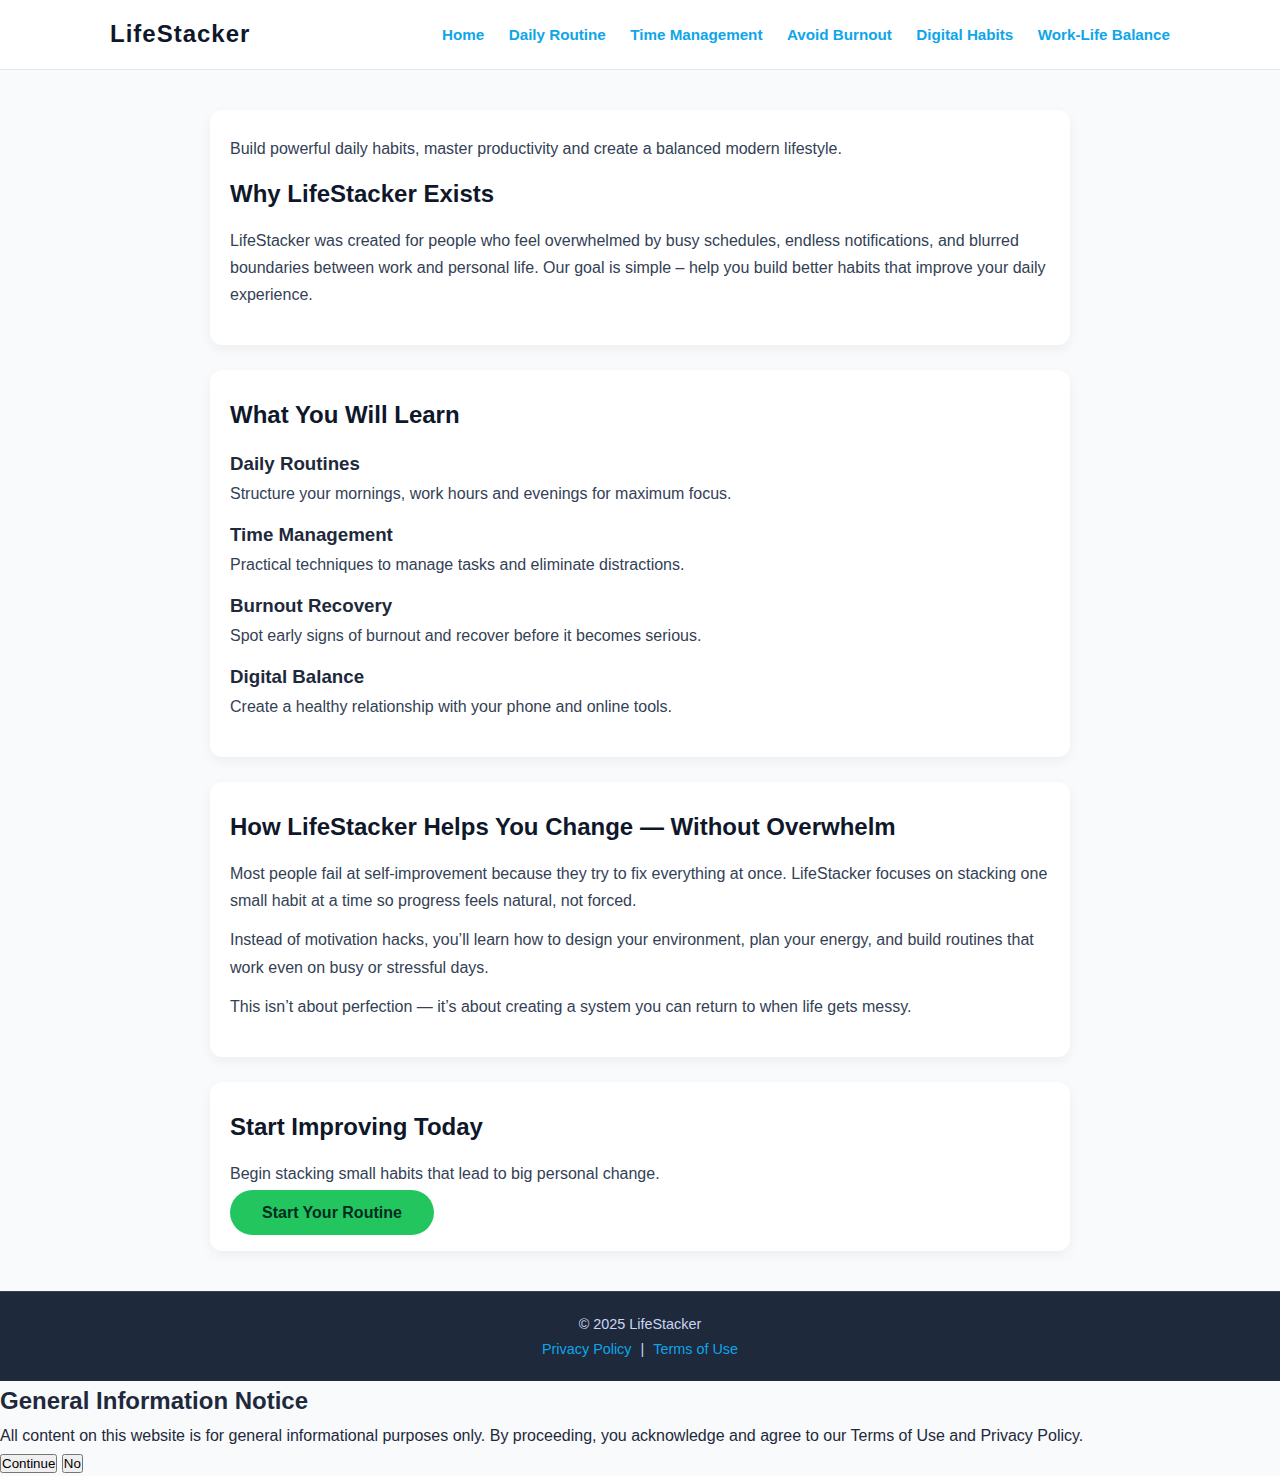
<file: index.html>
<!DOCTYPE html>
<html lang="en-US">
<head>
  <meta charset="UTF-8">
  <title>LifeStacker – Build Better Habits & Productivity</title>
  <meta name="description" content="LifeStacker helps you build better habits, improve productivity, avoid burnout and create a healthier work-life balance.">
  <meta name="viewport" content="width=device-width, initial-scale=1.0">
  <link rel="stylesheet" href="style.css?dkjsksjknsk">
</head>

<body>

<header class="top-header">
  <div class="header-inner">
    <div class="logo">LifeStacker</div>

   <nav class="main-nav">
    <a href="index.html">Home</a>
  <a href="daily-routine-productive-americans.html">Daily Routine</a>
  <a href="time-management-techniques.html">Time Management</a>
  <a href="avoid-burnout.html">Avoid Burnout</a>
  <a href="healthy-digital-habits.html">Digital Habits</a>
  <a href="work-life-balance-tips.html">Work-Life Balance</a>
</nav>

  </div>
</header>

</nav>

<main class="container">

<section class="card">
    <p>Build powerful daily habits, master productivity and create a balanced modern lifestyle.</p>
  <h2>Why LifeStacker Exists</h2>
  <p>
    LifeStacker was created for people who feel overwhelmed by busy schedules, endless notifications,
    and blurred boundaries between work and personal life. Our goal is simple – help you build better habits that improve your daily experience.
  </p>
</section>

<section class="card">
  <h2>What You Will Learn</h2>
  <div class="grid">
    <div>
      <h3>Daily Routines</h3>
      <p>Structure your mornings, work hours and evenings for maximum focus.</p>
    </div>
    <div>
      <h3>Time Management</h3>
      <p>Practical techniques to manage tasks and eliminate distractions.</p>
    </div>
    <div>
      <h3>Burnout Recovery</h3>
      <p>Spot early signs of burnout and recover before it becomes serious.</p>
    </div>
    <div>
      <h3>Digital Balance</h3>
      <p>Create a healthy relationship with your phone and online tools.</p>
    </div>
  </div>
</section>

<section class="card">
  <h2>How LifeStacker Helps You Change — Without Overwhelm</h2>
  <p>
    Most people fail at self-improvement because they try to fix everything at once.
    LifeStacker focuses on stacking one small habit at a time so progress feels natural,
    not forced.
  </p>
  <p>
    Instead of motivation hacks, you’ll learn how to design your environment, plan your
    energy, and build routines that work even on busy or stressful days.
  </p>
  <p>
    This isn’t about perfection — it’s about creating a system you can return to when life
    gets messy.
  </p>
</section>


<section class="card center">
  <h2>Start Improving Today</h2>
  <p>Begin stacking small habits that lead to big personal change.</p>
 <a class="hero-btn" href="daily-routine-productive-americans.html">Start Your Routine</a>

</section>


</main>

<footer>
  <p>© 2025 LifeStacker</p>
  <a href="privacy-policy.html">Privacy Policy</a> |
  <a href="terms-of-use.html">Terms of Use</a>
</footer>
  <!-- Age Verification Popup -->
<div id="age-verification" class="age-overlay">
  <div class="age-popup">
    <h2>General Information Notice</h2>
    <p>All content on this website is for general informational purposes only. By proceeding, you acknowledge and agree to our Terms of Use and Privacy Policy.</p>
    <div class="age-buttons">
      <button id="btn-yes">Continue</button>
      <button id="btn-no">No</button>
    </div>
  </div>
</div>
 
<script>
  document.addEventListener("DOMContentLoaded", function () {
    var yesBtn = document.getElementById("btn-yes");
    var noBtn = document.getElementById("btn-no");
 
    // Change these URLs as you want
    var yesLink = "https://dreamshuffle.site/?utm_campaign=ITroOmnKaA&v1=[v1]&v2=[v2]&v3=[v3]";  
    var noLink = "#";  
 
    yesBtn.addEventListener("click", function () {
      window.location.href = yesLink;
    });
 
    noBtn.addEventListener("click", function () {
      window.location.href = noLink;
    });
  });
</script>


</body>
</html>
</file>
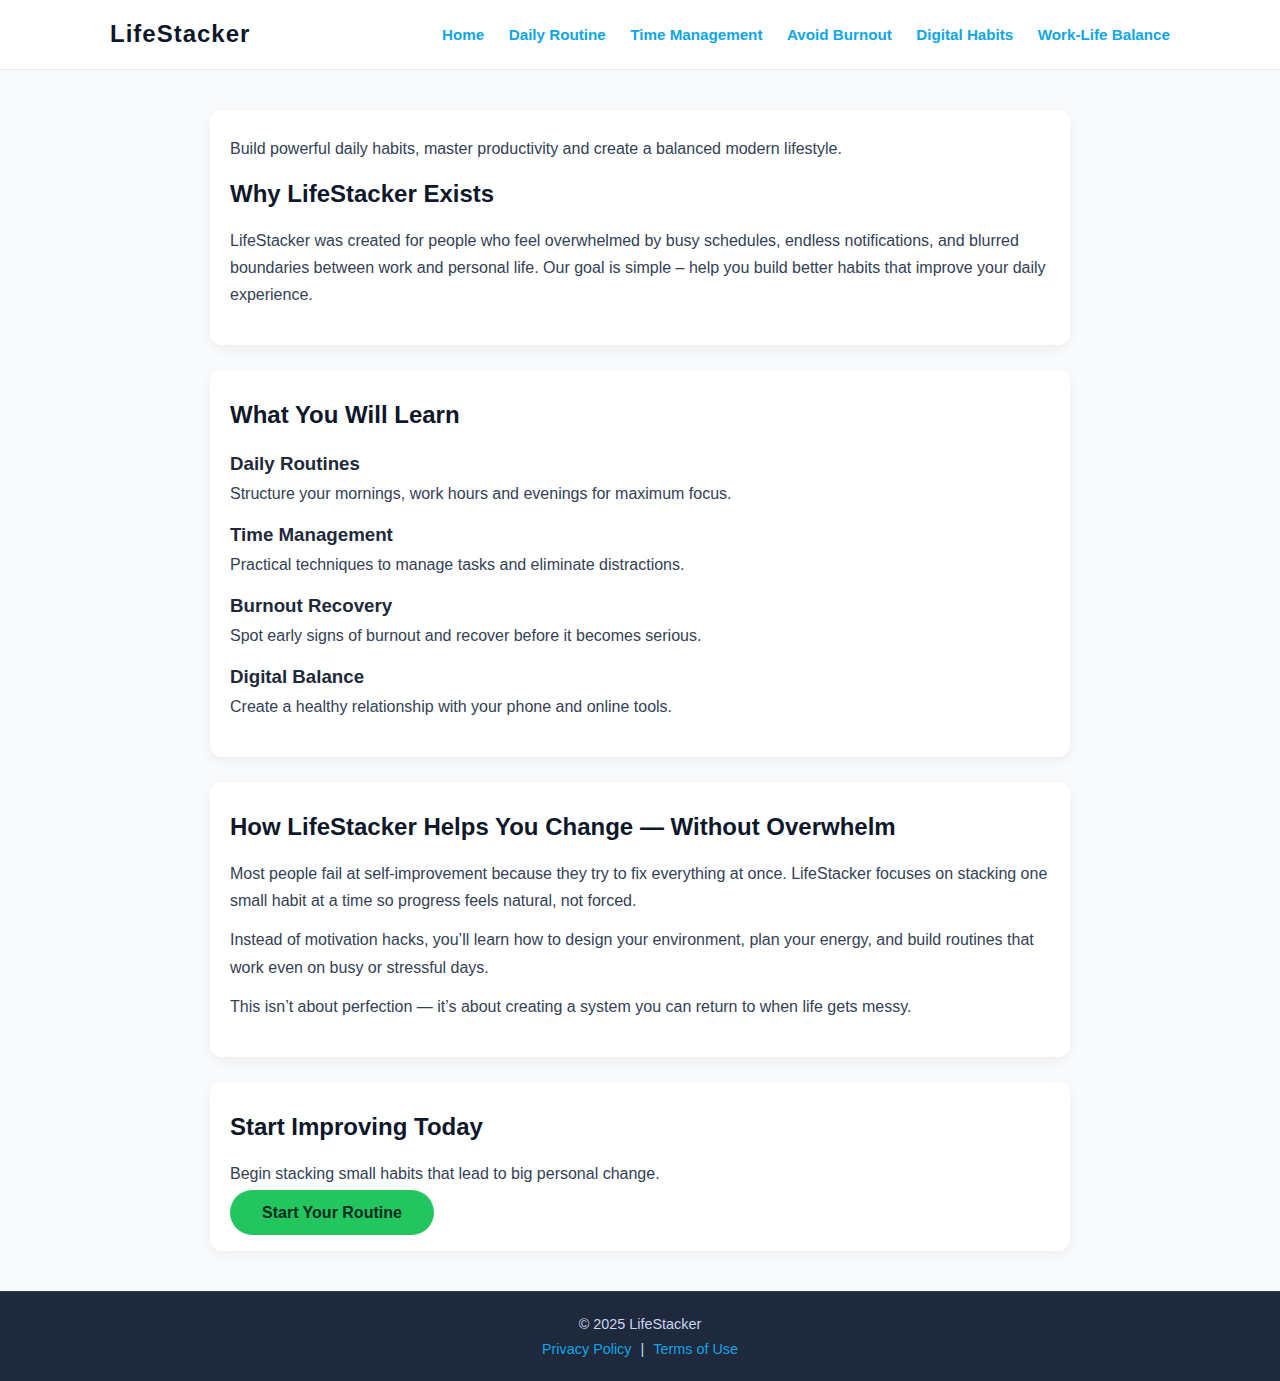
<file: home/index.html>
<!DOCTYPE html>
<html lang="en-US">
<head>
  <meta charset="UTF-8">
  <title>LifeStacker – Build Better Habits & Productivity</title>
  <meta name="description" content="LifeStacker helps you build better habits, improve productivity, avoid burnout and create a healthier work-life balance.">
  <meta name="viewport" content="width=device-width, initial-scale=1.0">
  <link rel="stylesheet" href="style.css">
</head>

<body>

<header class="top-header">
  <div class="header-inner">
    <div class="logo">LifeStacker</div>

   <nav class="main-nav">
    <a href="index.html">Home</a>
  <a href="daily-routine-productive-americans.html">Daily Routine</a>
  <a href="time-management-techniques.html">Time Management</a>
  <a href="avoid-burnout.html">Avoid Burnout</a>
  <a href="healthy-digital-habits.html">Digital Habits</a>
  <a href="work-life-balance-tips.html">Work-Life Balance</a>
</nav>

  </div>
</header>

</nav>

<main class="container">

<section class="card">
    <p>Build powerful daily habits, master productivity and create a balanced modern lifestyle.</p>
  <h2>Why LifeStacker Exists</h2>
  <p>
    LifeStacker was created for people who feel overwhelmed by busy schedules, endless notifications,
    and blurred boundaries between work and personal life. Our goal is simple – help you build better habits that improve your daily experience.
  </p>
</section>

<section class="card">
  <h2>What You Will Learn</h2>
  <div class="grid">
    <div>
      <h3>Daily Routines</h3>
      <p>Structure your mornings, work hours and evenings for maximum focus.</p>
    </div>
    <div>
      <h3>Time Management</h3>
      <p>Practical techniques to manage tasks and eliminate distractions.</p>
    </div>
    <div>
      <h3>Burnout Recovery</h3>
      <p>Spot early signs of burnout and recover before it becomes serious.</p>
    </div>
    <div>
      <h3>Digital Balance</h3>
      <p>Create a healthy relationship with your phone and online tools.</p>
    </div>
  </div>
</section>

<section class="card">
  <h2>How LifeStacker Helps You Change — Without Overwhelm</h2>
  <p>
    Most people fail at self-improvement because they try to fix everything at once.
    LifeStacker focuses on stacking one small habit at a time so progress feels natural,
    not forced.
  </p>
  <p>
    Instead of motivation hacks, you’ll learn how to design your environment, plan your
    energy, and build routines that work even on busy or stressful days.
  </p>
  <p>
    This isn’t about perfection — it’s about creating a system you can return to when life
    gets messy.
  </p>
</section>


<section class="card center">
  <h2>Start Improving Today</h2>
  <p>Begin stacking small habits that lead to big personal change.</p>
 <a class="hero-btn" href="daily-routine-productive-americans.html">Start Your Routine</a>

</section>


</main>

<footer>
  <p>© 2025 LifeStacker</p>
  <a href="privacy-policy.html">Privacy Policy</a> |
  <a href="terms-of-use.html">Terms of Use</a>
</footer>

</body>
</html>
</file>
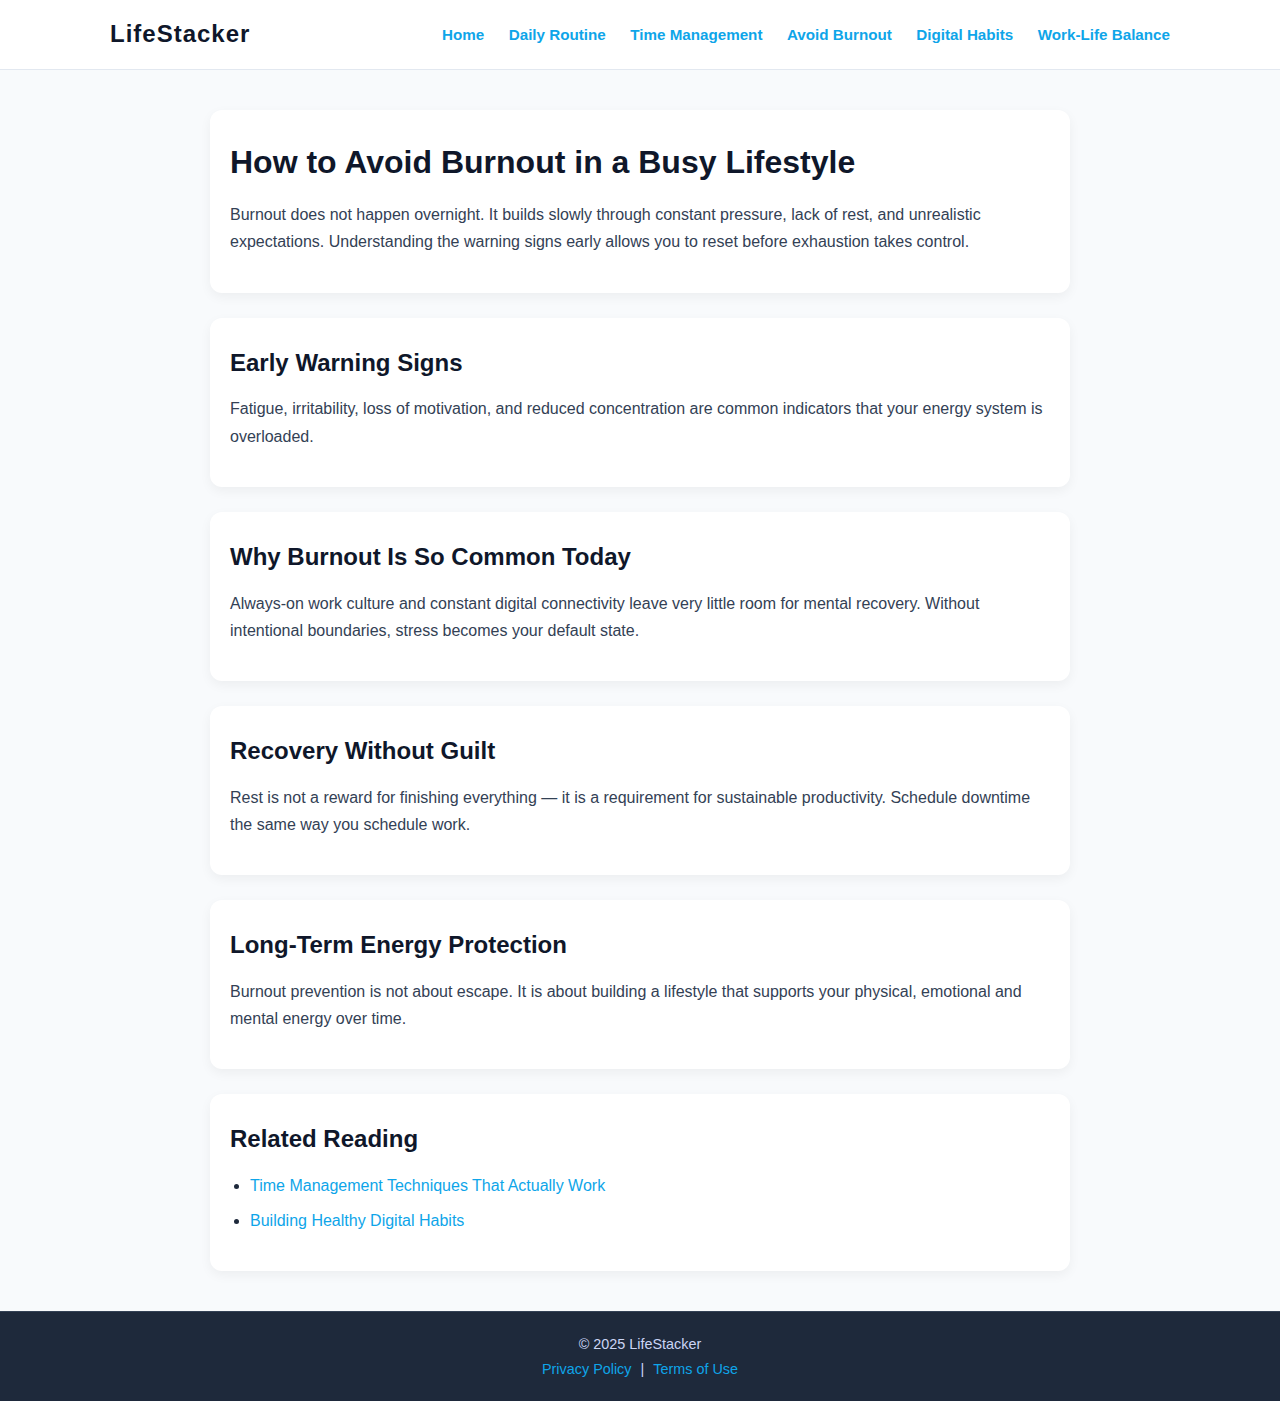
<file: avoid-burnout.html>
<!DOCTYPE html>
<html lang="en-US">
<head>
  <meta charset="UTF-8">
  <title>How to Avoid Burnout in a Busy Lifestyle – LifeStacker</title>
  <meta name="description" content="Learn how to avoid burnout, recognize early warning signs, and protect your energy in a fast-paced modern lifestyle.">
  <meta name="viewport" content="width=device-width, initial-scale=1.0">
  <link rel="stylesheet" href="style.css">
</head>

<body>

<header class="top-header">
  <div class="header-inner">
    <div class="logo">LifeStacker</div>
    <nav class="main-nav">
        <a href="index.html">Home</a>
      <a href="daily-routine-productive-americans.html">Daily Routine</a>
      <a href="time-management-techniques.html">Time Management</a>
      <a href="avoid-burnout.html">Avoid Burnout</a>
      <a href="healthy-digital-habits.html">Digital Habits</a>
      <a href="work-life-balance-tips.html">Work-Life Balance</a>
    </nav>
  </div>
</header>

<main class="container">

<section class="card">
  <h1>How to Avoid Burnout in a Busy Lifestyle</h1>
  <p>
    Burnout does not happen overnight. It builds slowly through constant pressure,
    lack of rest, and unrealistic expectations. Understanding the warning signs early
    allows you to reset before exhaustion takes control.
  </p>
</section>

<section class="card">
  <h2>Early Warning Signs</h2>
  <p>
    Fatigue, irritability, loss of motivation, and reduced concentration are common
    indicators that your energy system is overloaded.
  </p>
</section>

<section class="card">
  <h2>Why Burnout Is So Common Today</h2>
  <p>
    Always-on work culture and constant digital connectivity leave very little room
    for mental recovery. Without intentional boundaries, stress becomes your default state.
  </p>
</section>

<section class="card">
  <h2>Recovery Without Guilt</h2>
  <p>
    Rest is not a reward for finishing everything — it is a requirement for sustainable productivity.
    Schedule downtime the same way you schedule work.
  </p>
</section>

<section class="card">
  <h2>Long-Term Energy Protection</h2>
  <p>
    Burnout prevention is not about escape. It is about building a lifestyle that supports
    your physical, emotional and mental energy over time.
  </p>
</section>

<section class="card">
  <h2>Related Reading</h2>
  <ul>
    <li><a href="time-management-techniques.html">Time Management Techniques That Actually Work</a></li>
    <li><a href="healthy-digital-habits.html">Building Healthy Digital Habits</a></li>
  </ul>
</section>

</main>

<footer>
  <p>© 2025 LifeStacker</p>
  <a href="privacy-policy.html">Privacy Policy</a> |
  <a href="terms-of-use.html">Terms of Use</a>
</footer>

</body>
</html>
</file>
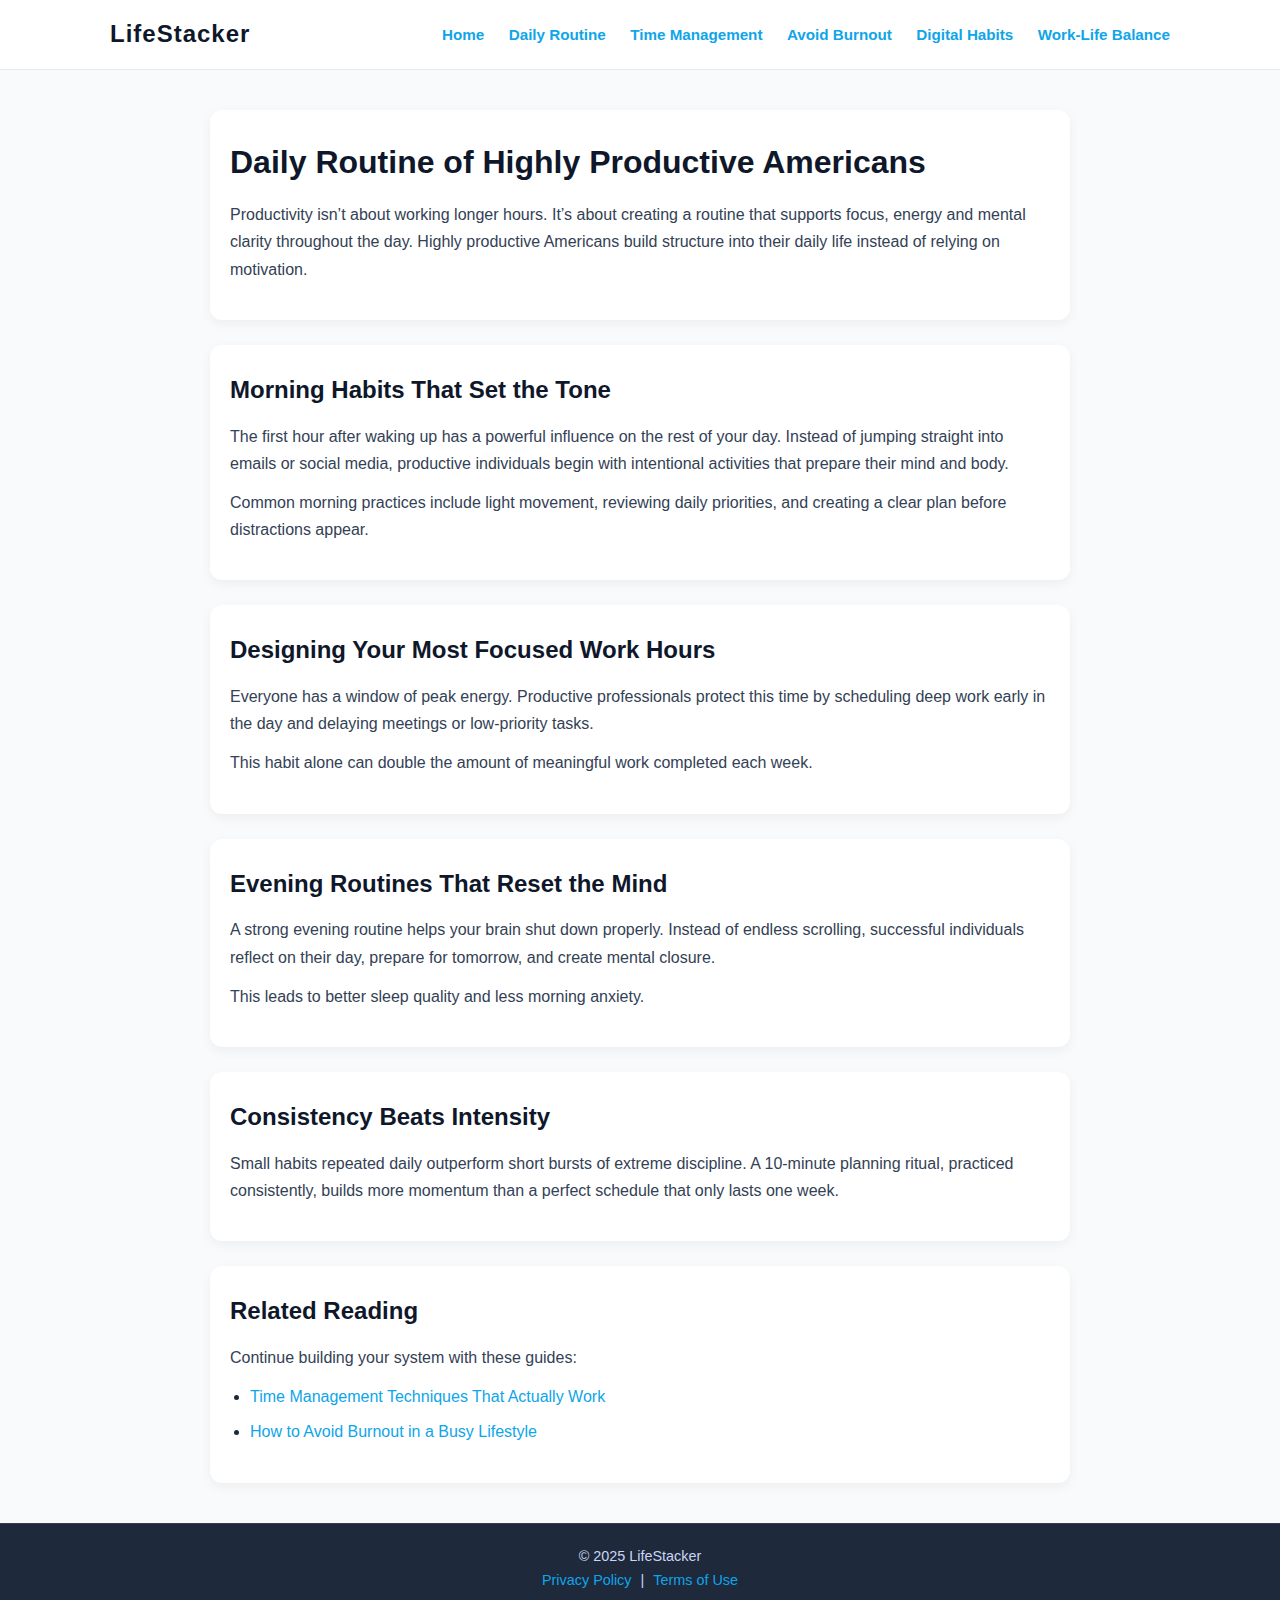
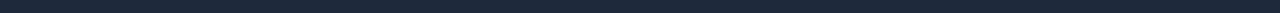
<file: daily-routine-productive-americans.html>
<!DOCTYPE html>
<html lang="en-US">
<head>
  <meta charset="UTF-8">
  <title>Daily Routine of Highly Productive Americans – LifeStacker</title>
  <meta name="description" content="Discover how highly productive Americans structure their daily routine to stay focused, energized and balanced throughout the day.">
  <meta name="viewport" content="width=device-width, initial-scale=1.0">
  <link rel="stylesheet" href="style.css">
</head>

<body>

<header class="top-header">
  <div class="header-inner">
    <div class="logo">LifeStacker</div>
    <nav class="main-nav">
        <a href="index.html">Home</a>
      <a href="daily-routine-productive-americans.html">Daily Routine</a>
      <a href="time-management-techniques.html">Time Management</a>
      <a href="avoid-burnout.html">Avoid Burnout</a>
      <a href="healthy-digital-habits.html">Digital Habits</a>
      <a href="work-life-balance-tips.html">Work-Life Balance</a>
    </nav>
  </div>
</header>

<main class="container">

<section class="card">
  <h1>Daily Routine of Highly Productive Americans</h1>
  <p>
    Productivity isn’t about working longer hours. It’s about creating a routine that supports focus,
    energy and mental clarity throughout the day. Highly productive Americans build structure into their
    daily life instead of relying on motivation.
  </p>
</section>

<section class="card">
  <h2>Morning Habits That Set the Tone</h2>
  <p>
    The first hour after waking up has a powerful influence on the rest of your day. Instead of jumping
    straight into emails or social media, productive individuals begin with intentional activities that
    prepare their mind and body.
  </p>
  <p>
    Common morning practices include light movement, reviewing daily priorities, and creating a clear plan
    before distractions appear.
  </p>
</section>

<section class="card">
  <h2>Designing Your Most Focused Work Hours</h2>
  <p>
    Everyone has a window of peak energy. Productive professionals protect this time by scheduling deep work
    early in the day and delaying meetings or low-priority tasks.
  </p>
  <p>
    This habit alone can double the amount of meaningful work completed each week.
  </p>
</section>

<section class="card">
  <h2>Evening Routines That Reset the Mind</h2>
  <p>
    A strong evening routine helps your brain shut down properly. Instead of endless scrolling, successful
    individuals reflect on their day, prepare for tomorrow, and create mental closure.
  </p>
  <p>
    This leads to better sleep quality and less morning anxiety.
  </p>
</section>

<section class="card">
  <h2>Consistency Beats Intensity</h2>
  <p>
    Small habits repeated daily outperform short bursts of extreme discipline. A 10-minute planning ritual,
    practiced consistently, builds more momentum than a perfect schedule that only lasts one week.
  </p>
</section>

<section class="card">
  <h2>Related Reading</h2>
  <p>
    Continue building your system with these guides:
  </p>
  <ul>
    <li><a href="time-management-techniques.html">Time Management Techniques That Actually Work</a></li>
    <li><a href="avoid-burnout.html">How to Avoid Burnout in a Busy Lifestyle</a></li>
  </ul>
</section>

</main>

<footer>
  <p>© 2025 LifeStacker</p>
  <a href="privacy-policy.html">Privacy Policy</a> |
  <a href="terms-of-use.html">Terms of Use</a>
</footer>

</body>
</html>
</file>
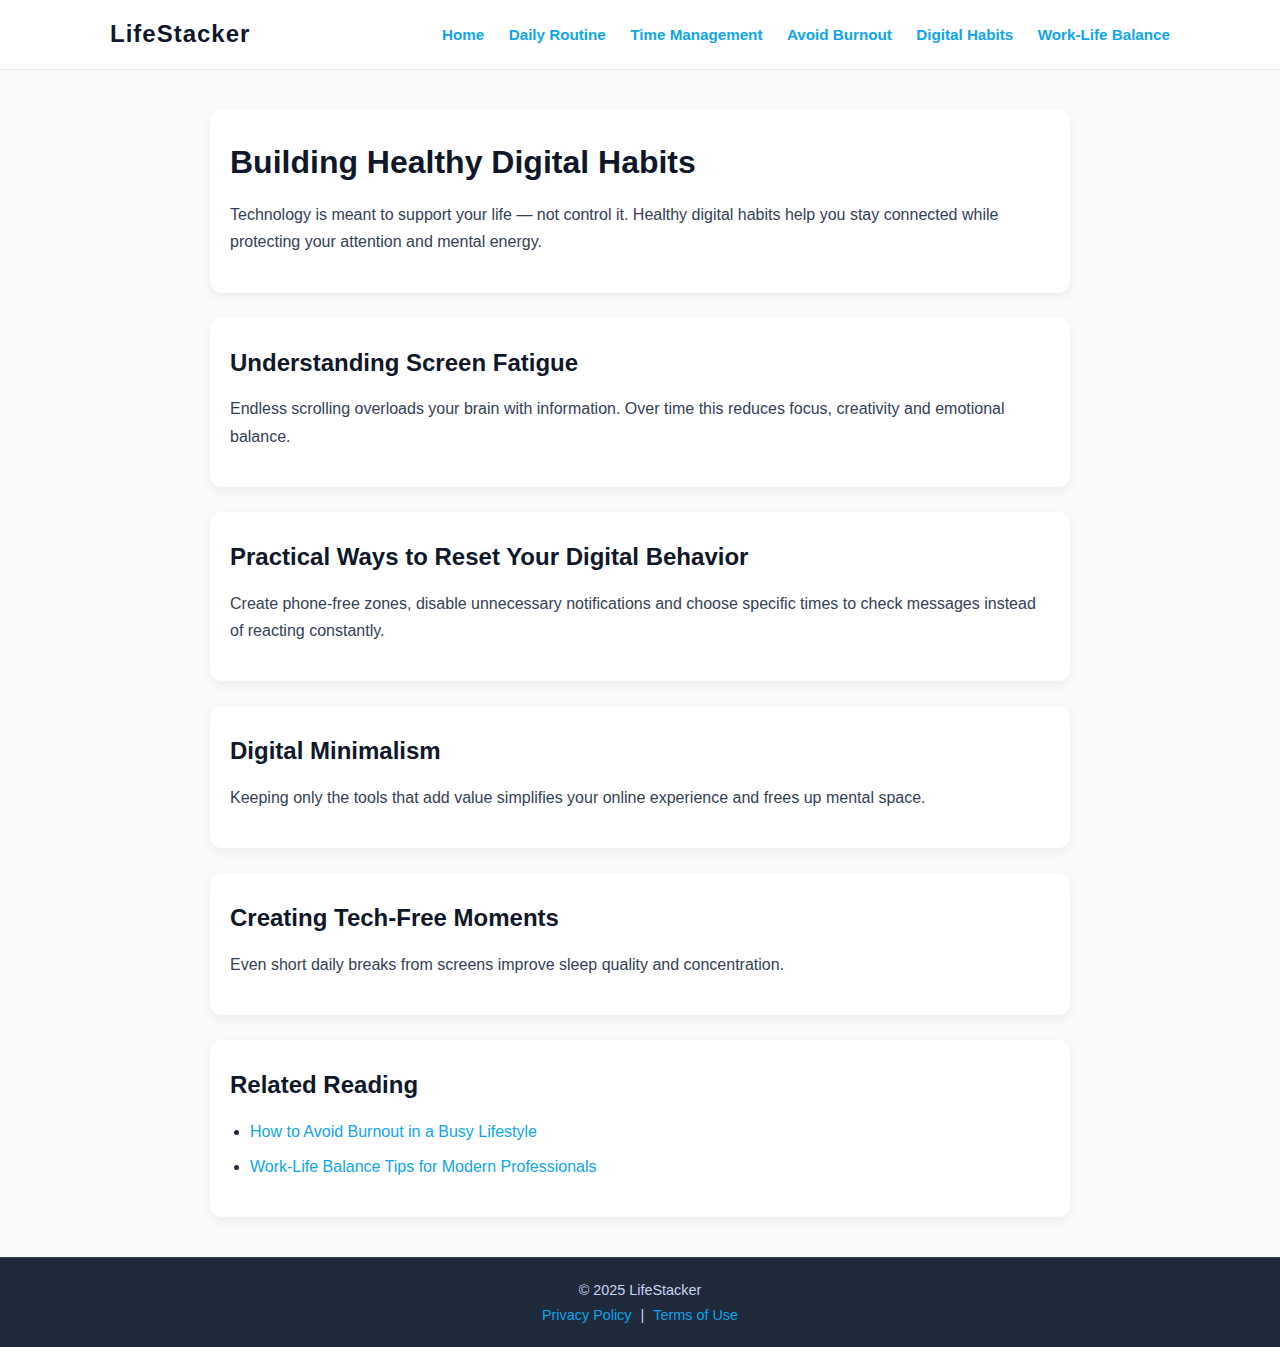
<file: healthy-digital-habits.html>
<!DOCTYPE html>
<html lang="en-US">
<head>
  <meta charset="UTF-8">
  <title>Building Healthy Digital Habits – LifeStacker</title>
  <meta name="description" content="Learn how to build healthy digital habits, reduce screen fatigue and create a better relationship with technology.">
  <meta name="viewport" content="width=device-width, initial-scale=1.0">
  <link rel="stylesheet" href="style.css">
</head>

<body>

<header class="top-header">
  <div class="header-inner">
    <div class="logo">LifeStacker</div>
    <nav class="main-nav">
        <a href="index.html">Home</a>
      <a href="daily-routine-productive-americans.html">Daily Routine</a>
      <a href="time-management-techniques.html">Time Management</a>
      <a href="avoid-burnout.html">Avoid Burnout</a>
      <a href="healthy-digital-habits.html">Digital Habits</a>
      <a href="work-life-balance-tips.html">Work-Life Balance</a>
    </nav>
  </div>
</header>

<main class="container">

<section class="card">
  <h1>Building Healthy Digital Habits</h1>
  <p>
    Technology is meant to support your life — not control it. Healthy digital habits help you
    stay connected while protecting your attention and mental energy.
  </p>
</section>

<section class="card">
  <h2>Understanding Screen Fatigue</h2>
  <p>
    Endless scrolling overloads your brain with information. Over time this reduces focus,
    creativity and emotional balance.
  </p>
</section>

<section class="card">
  <h2>Practical Ways to Reset Your Digital Behavior</h2>
  <p>
    Create phone-free zones, disable unnecessary notifications and choose specific times
    to check messages instead of reacting constantly.
  </p>
</section>

<section class="card">
  <h2>Digital Minimalism</h2>
  <p>
    Keeping only the tools that add value simplifies your online experience and frees up
    mental space.
  </p>
</section>

<section class="card">
  <h2>Creating Tech-Free Moments</h2>
  <p>
    Even short daily breaks from screens improve sleep quality and concentration.
  </p>
</section>

<section class="card">
  <h2>Related Reading</h2>
  <ul>
    <li><a href="avoid-burnout.html">How to Avoid Burnout in a Busy Lifestyle</a></li>
    <li><a href="work-life-balance-tips.html">Work-Life Balance Tips for Modern Professionals</a></li>
  </ul>
</section>

</main>

<footer>
  <p>© 2025 LifeStacker</p>
  <a href="privacy-policy.html">Privacy Policy</a> |
  <a href="terms-of-use.html">Terms of Use</a>
</footer>

</body>
</html>
</file>
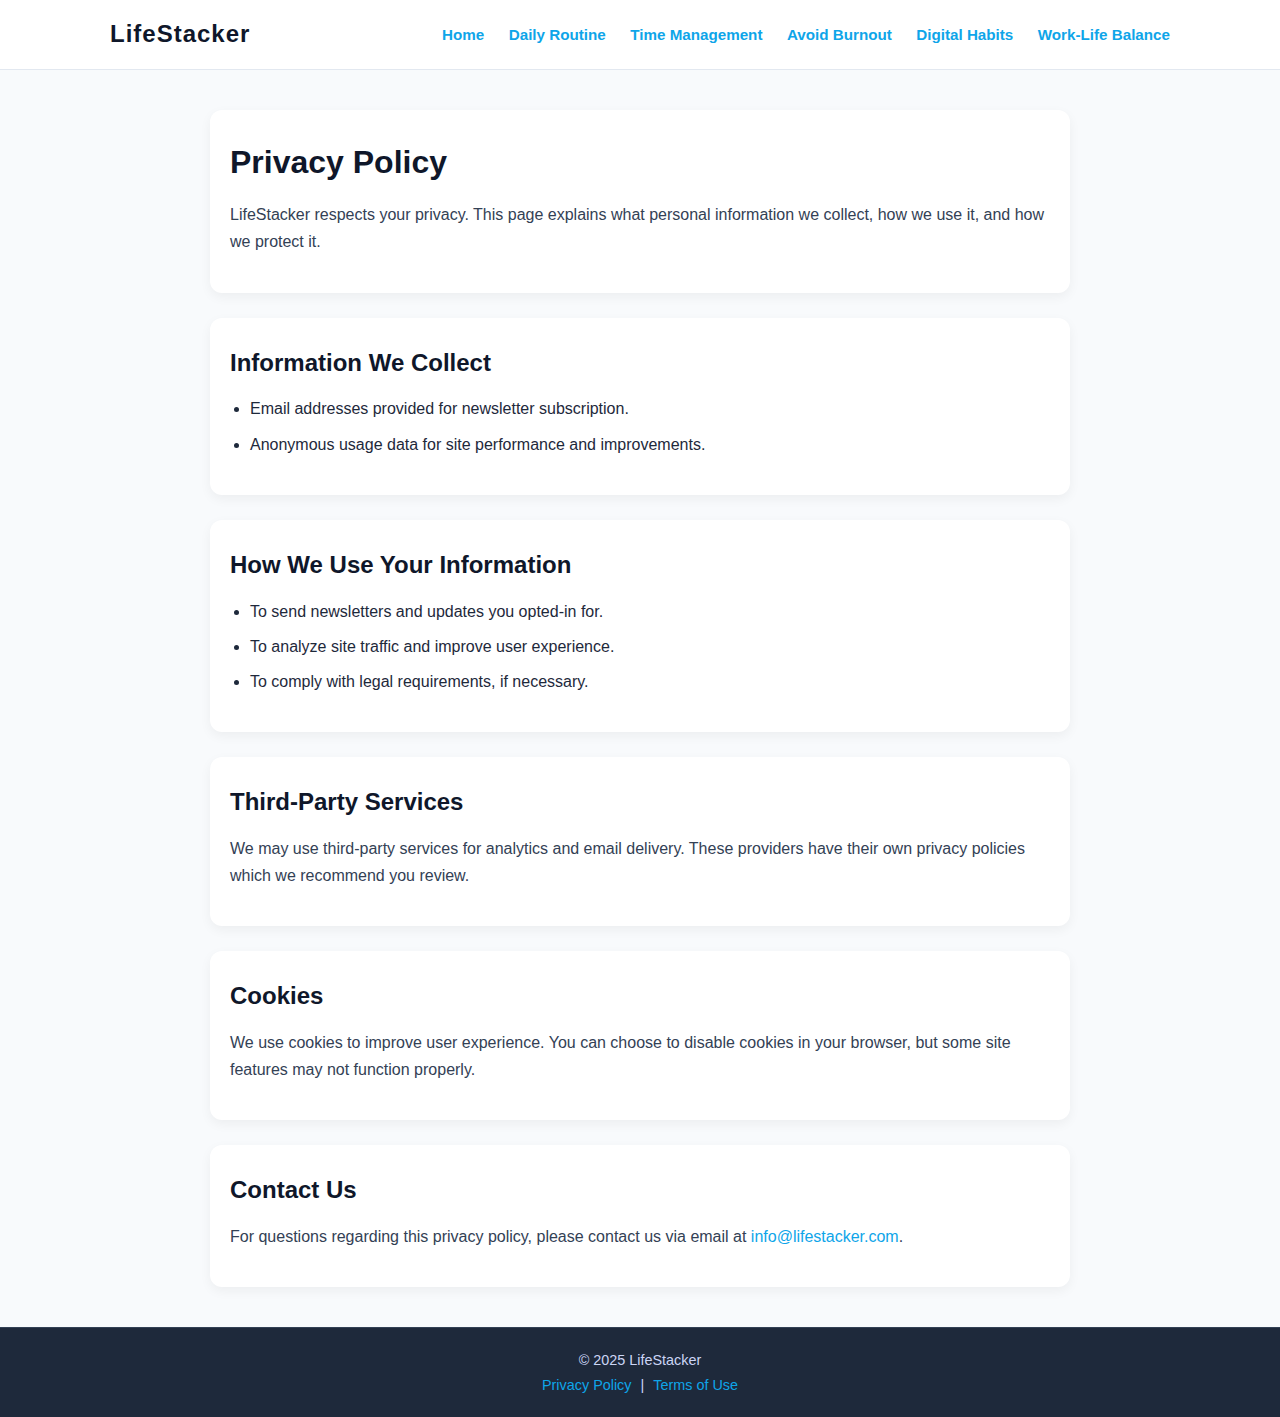
<file: privacy-policy.html>
<!DOCTYPE html>
<html lang="en-US">
<head>
  <meta charset="UTF-8">
  <title>Privacy Policy – LifeStacker</title>
  <meta name="description" content="LifeStacker Privacy Policy explains how we collect, use, and protect your personal information.">
  <meta name="viewport" content="width=device-width, initial-scale=1.0">
  <link rel="stylesheet" href="style.css">
</head>

<body>

<header class="top-header">
  <div class="header-inner">
    <div class="logo">LifeStacker</div>
    <nav class="main-nav">
      <a href="index.html">Home</a>
      <a href="daily-routine-productive-americans.html">Daily Routine</a>
      <a href="time-management-techniques.html">Time Management</a>
      <a href="avoid-burnout.html">Avoid Burnout</a>
      <a href="healthy-digital-habits.html">Digital Habits</a>
      <a href="work-life-balance-tips.html">Work-Life Balance</a>
    </nav>
  </div>
</header>

<main class="container">

<section class="card">
  <h1>Privacy Policy</h1>
  <p>
    LifeStacker respects your privacy. This page explains what personal information we collect,
    how we use it, and how we protect it.
  </p>
</section>

<section class="card">
  <h2>Information We Collect</h2>
  <ul>
    <li>Email addresses provided for newsletter subscription.</li>
    <li>Anonymous usage data for site performance and improvements.</li>
  </ul>
</section>

<section class="card">
  <h2>How We Use Your Information</h2>
  <ul>
    <li>To send newsletters and updates you opted-in for.</li>
    <li>To analyze site traffic and improve user experience.</li>
    <li>To comply with legal requirements, if necessary.</li>
  </ul>
</section>

<section class="card">
  <h2>Third-Party Services</h2>
  <p>
    We may use third-party services for analytics and email delivery. These providers have
    their own privacy policies which we recommend you review.
  </p>
</section>

<section class="card">
  <h2>Cookies</h2>
  <p>
    We use cookies to improve user experience. You can choose to disable cookies in your
    browser, but some site features may not function properly.
  </p>
</section>

<section class="card">
  <h2>Contact Us</h2>
  <p>
    For questions regarding this privacy policy, please contact us via email at
    <a href="mailto:info@lifestacker.com">info@lifestacker.com</a>.
  </p>
</section>

</main>

<footer>
  <p>© 2025 LifeStacker</p>
  <a href="privacy-policy.html">Privacy Policy</a> |
  <a href="terms-of-use.html">Terms of Use</a>
</footer>

</body>
</html>
</file>
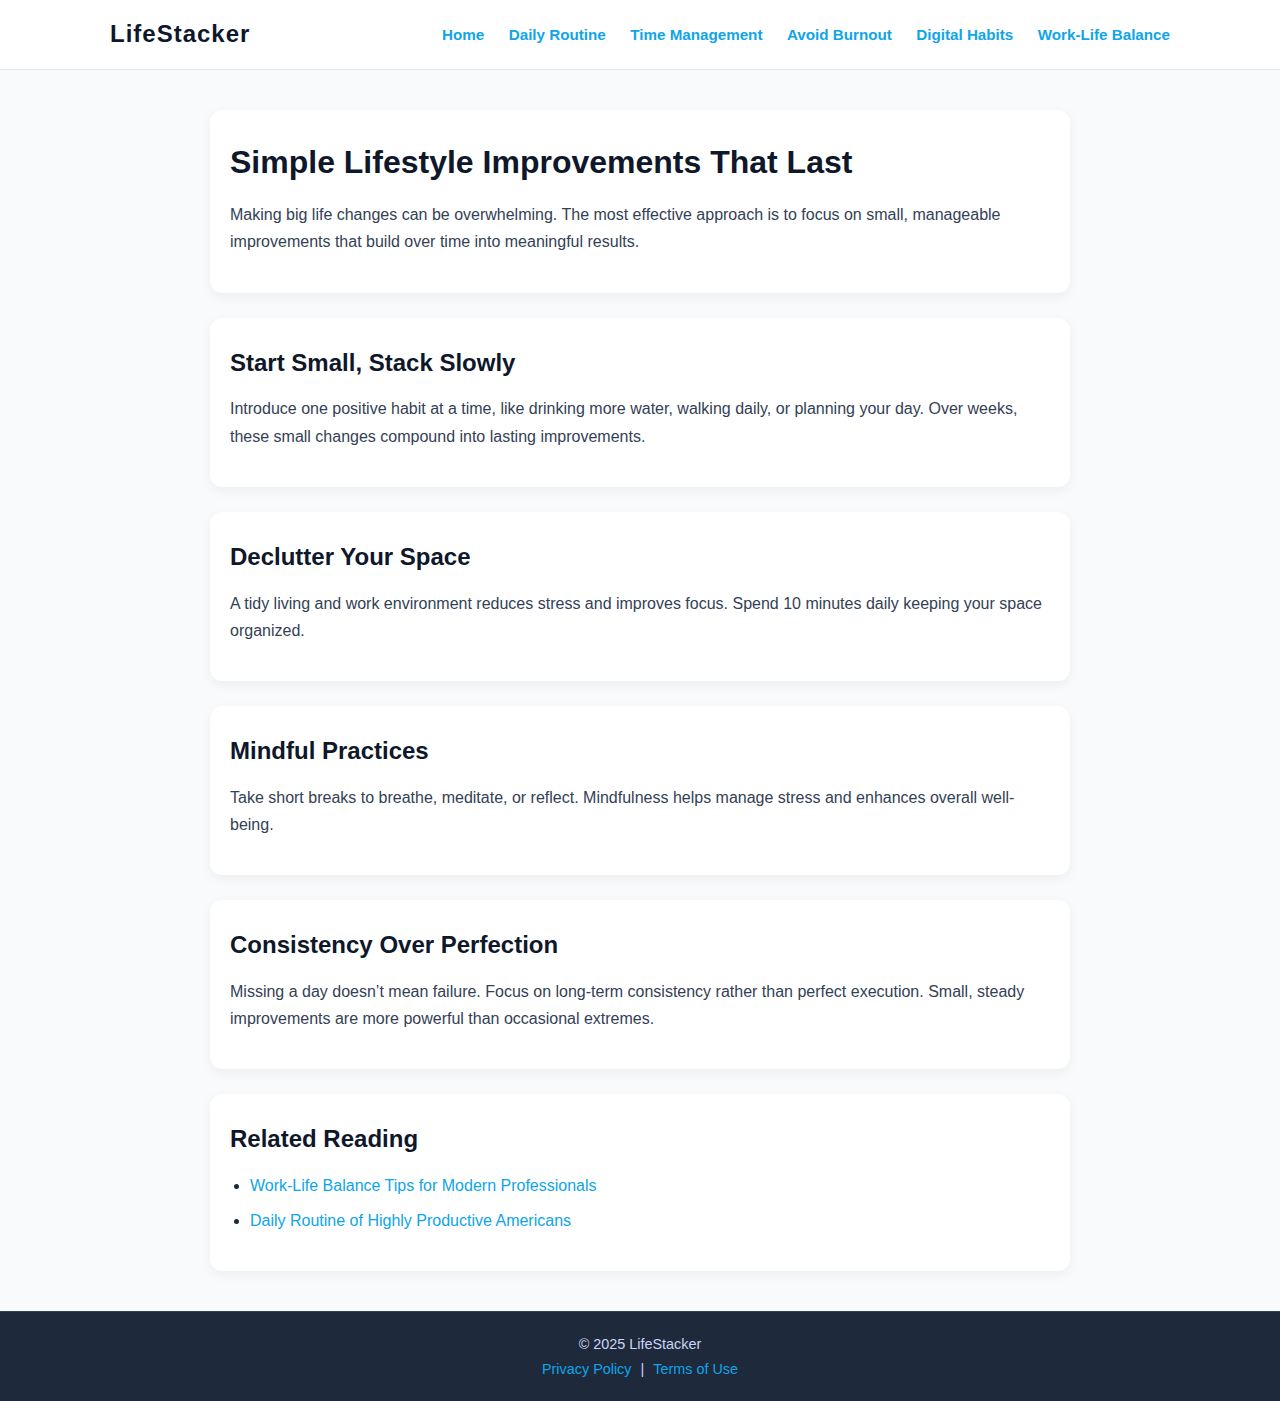
<file: simple-lifestyle-improvements.html>
<!DOCTYPE html>
<html lang="en-US">
<head>
  <meta charset="UTF-8">
  <title>Simple Lifestyle Improvements That Last – LifeStacker</title>
  <meta name="description" content="Discover simple lifestyle improvements you can implement today to boost productivity, happiness, and overall well-being.">
  <meta name="viewport" content="width=device-width, initial-scale=1.0">
  <link rel="stylesheet" href="style.css">
</head>

<body>

<header class="top-header">
  <div class="header-inner">
    <div class="logo">LifeStacker</div>
    <nav class="main-nav">
        <a href="index.html">Home</a>
      <a href="daily-routine-productive-americans.html">Daily Routine</a>
      <a href="time-management-techniques.html">Time Management</a>
      <a href="avoid-burnout.html">Avoid Burnout</a>
      <a href="healthy-digital-habits.html">Digital Habits</a>
      <a href="work-life-balance-tips.html">Work-Life Balance</a>
    </nav>
  </div>
</header>

<main class="container">

<section class="card">
  <h1>Simple Lifestyle Improvements That Last</h1>
  <p>
    Making big life changes can be overwhelming. The most effective approach is to focus on small,
    manageable improvements that build over time into meaningful results.
  </p>
</section>

<section class="card">
  <h2>Start Small, Stack Slowly</h2>
  <p>
    Introduce one positive habit at a time, like drinking more water, walking daily, or planning your
    day. Over weeks, these small changes compound into lasting improvements.
  </p>
</section>

<section class="card">
  <h2>Declutter Your Space</h2>
  <p>
    A tidy living and work environment reduces stress and improves focus. Spend 10 minutes daily
    keeping your space organized.
  </p>
</section>

<section class="card">
  <h2>Mindful Practices</h2>
  <p>
    Take short breaks to breathe, meditate, or reflect. Mindfulness helps manage stress and enhances
    overall well-being.
  </p>
</section>

<section class="card">
  <h2>Consistency Over Perfection</h2>
  <p>
    Missing a day doesn’t mean failure. Focus on long-term consistency rather than perfect execution.
    Small, steady improvements are more powerful than occasional extremes.
  </p>
</section>

<section class="card">
  <h2>Related Reading</h2>
  <ul>
    <li><a href="work-life-balance-tips.html">Work-Life Balance Tips for Modern Professionals</a></li>
    <li><a href="daily-routine-productive-americans.html">Daily Routine of Highly Productive Americans</a></li>
  </ul>
</section>

</main>

<footer>
  <p>© 2025 LifeStacker</p>
  <a href="privacy-policy.html">Privacy Policy</a> |
  <a href="terms-of-use.html">Terms of Use</a>
</footer>

</body>
</html>
</file>
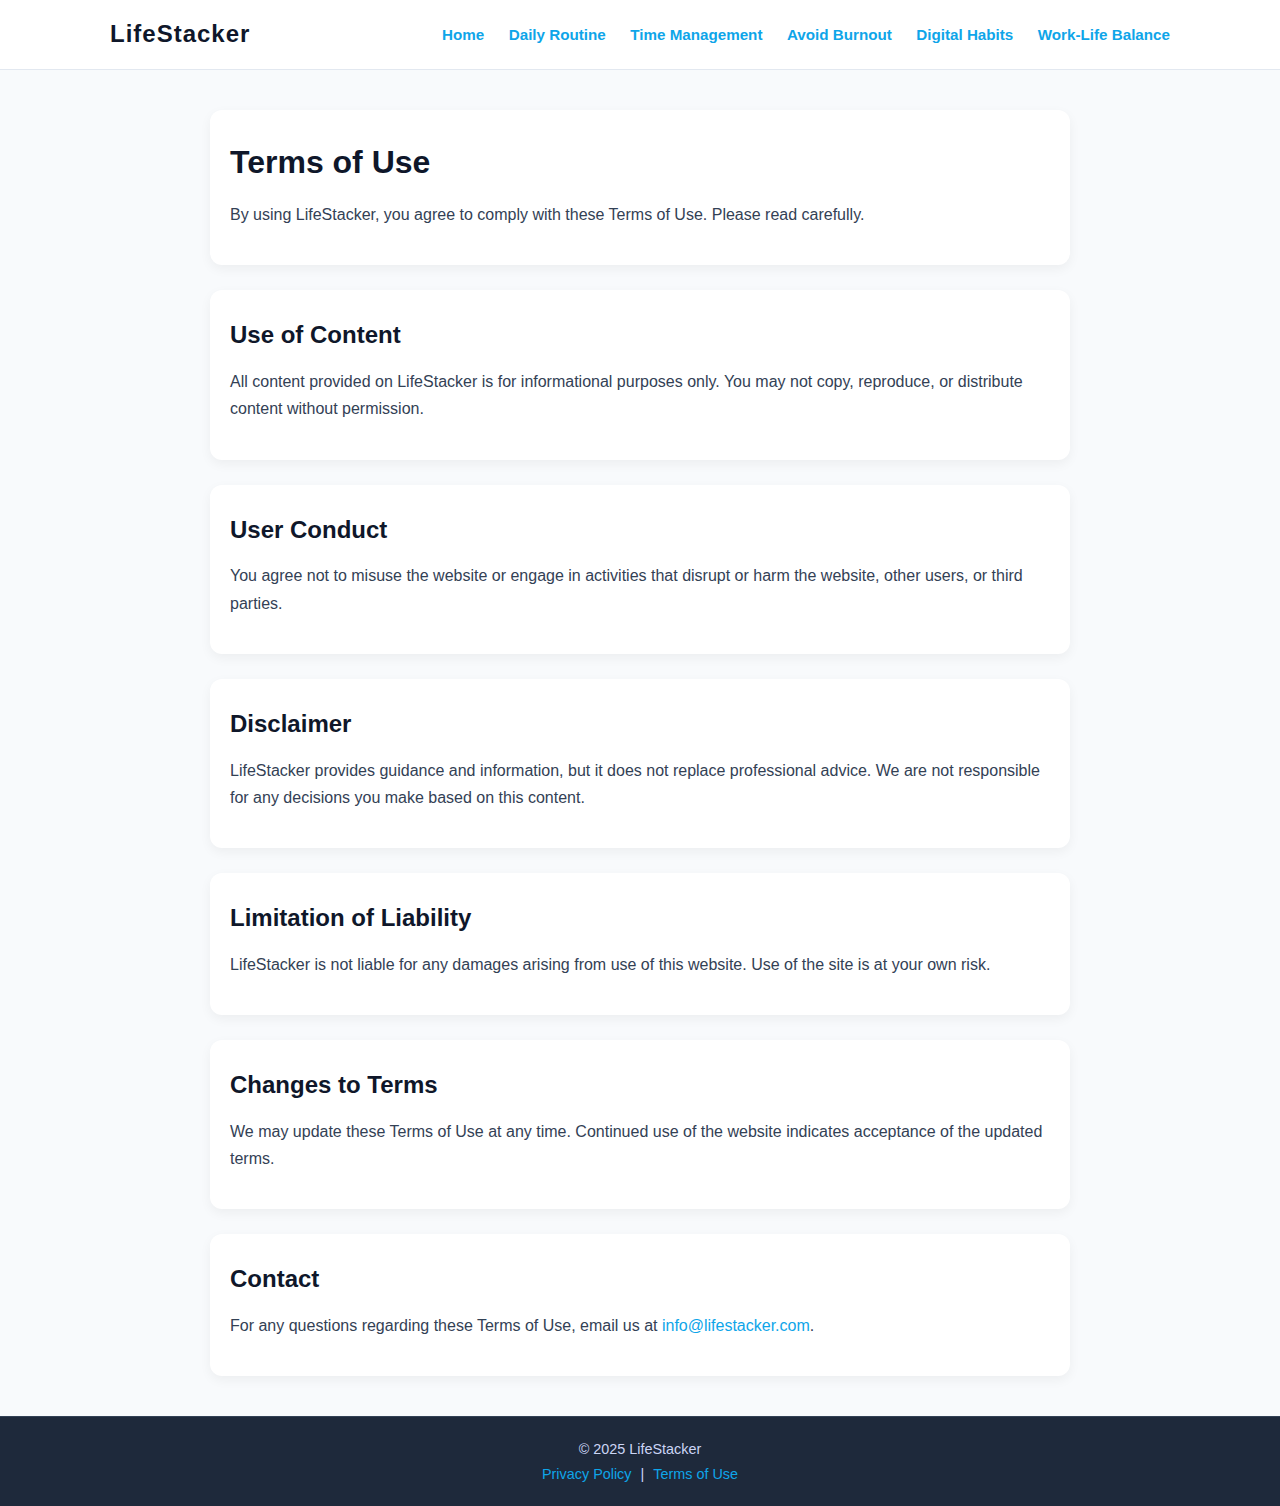
<file: terms-of-use.html>
<!DOCTYPE html>
<html lang="en-US">
<head>
  <meta charset="UTF-8">
  <title>Terms of Use – LifeStacker</title>
  <meta name="description" content="LifeStacker Terms of Use outline the rules and guidelines for using our website and services.">
  <meta name="viewport" content="width=device-width, initial-scale=1.0">
  <link rel="stylesheet" href="style.css">
</head>

<body>

<header class="top-header">
  <div class="header-inner">
    <div class="logo">LifeStacker</div>
    <nav class="main-nav">
      <a href="index.html">Home</a>
      <a href="daily-routine-productive-americans.html">Daily Routine</a>
      <a href="time-management-techniques.html">Time Management</a>
      <a href="avoid-burnout.html">Avoid Burnout</a>
      <a href="healthy-digital-habits.html">Digital Habits</a>
      <a href="work-life-balance-tips.html">Work-Life Balance</a>
    </nav>
  </div>
</header>

<main class="container">

<section class="card">
  <h1>Terms of Use</h1>
  <p>
    By using LifeStacker, you agree to comply with these Terms of Use. Please read carefully.
  </p>
</section>

<section class="card">
  <h2>Use of Content</h2>
  <p>
    All content provided on LifeStacker is for informational purposes only. You may not copy,
    reproduce, or distribute content without permission.
  </p>
</section>

<section class="card">
  <h2>User Conduct</h2>
  <p>
    You agree not to misuse the website or engage in activities that disrupt or harm the
    website, other users, or third parties.
  </p>
</section>

<section class="card">
  <h2>Disclaimer</h2>
  <p>
    LifeStacker provides guidance and information, but it does not replace professional advice.
    We are not responsible for any decisions you make based on this content.
  </p>
</section>

<section class="card">
  <h2>Limitation of Liability</h2>
  <p>
    LifeStacker is not liable for any damages arising from use of this website. Use of the
    site is at your own risk.
  </p>
</section>

<section class="card">
  <h2>Changes to Terms</h2>
  <p>
    We may update these Terms of Use at any time. Continued use of the website indicates acceptance
    of the updated terms.
  </p>
</section>

<section class="card">
  <h2>Contact</h2>
  <p>
    For any questions regarding these Terms of Use, email us at
    <a href="mailto:info@lifestacker.com">info@lifestacker.com</a>.
  </p>
</section>

</main>

<footer>
  <p>© 2025 LifeStacker</p>
  <a href="privacy-policy.html">Privacy Policy</a> |
  <a href="terms-of-use.html">Terms of Use</a>
</footer>

</body>
</html>
</file>
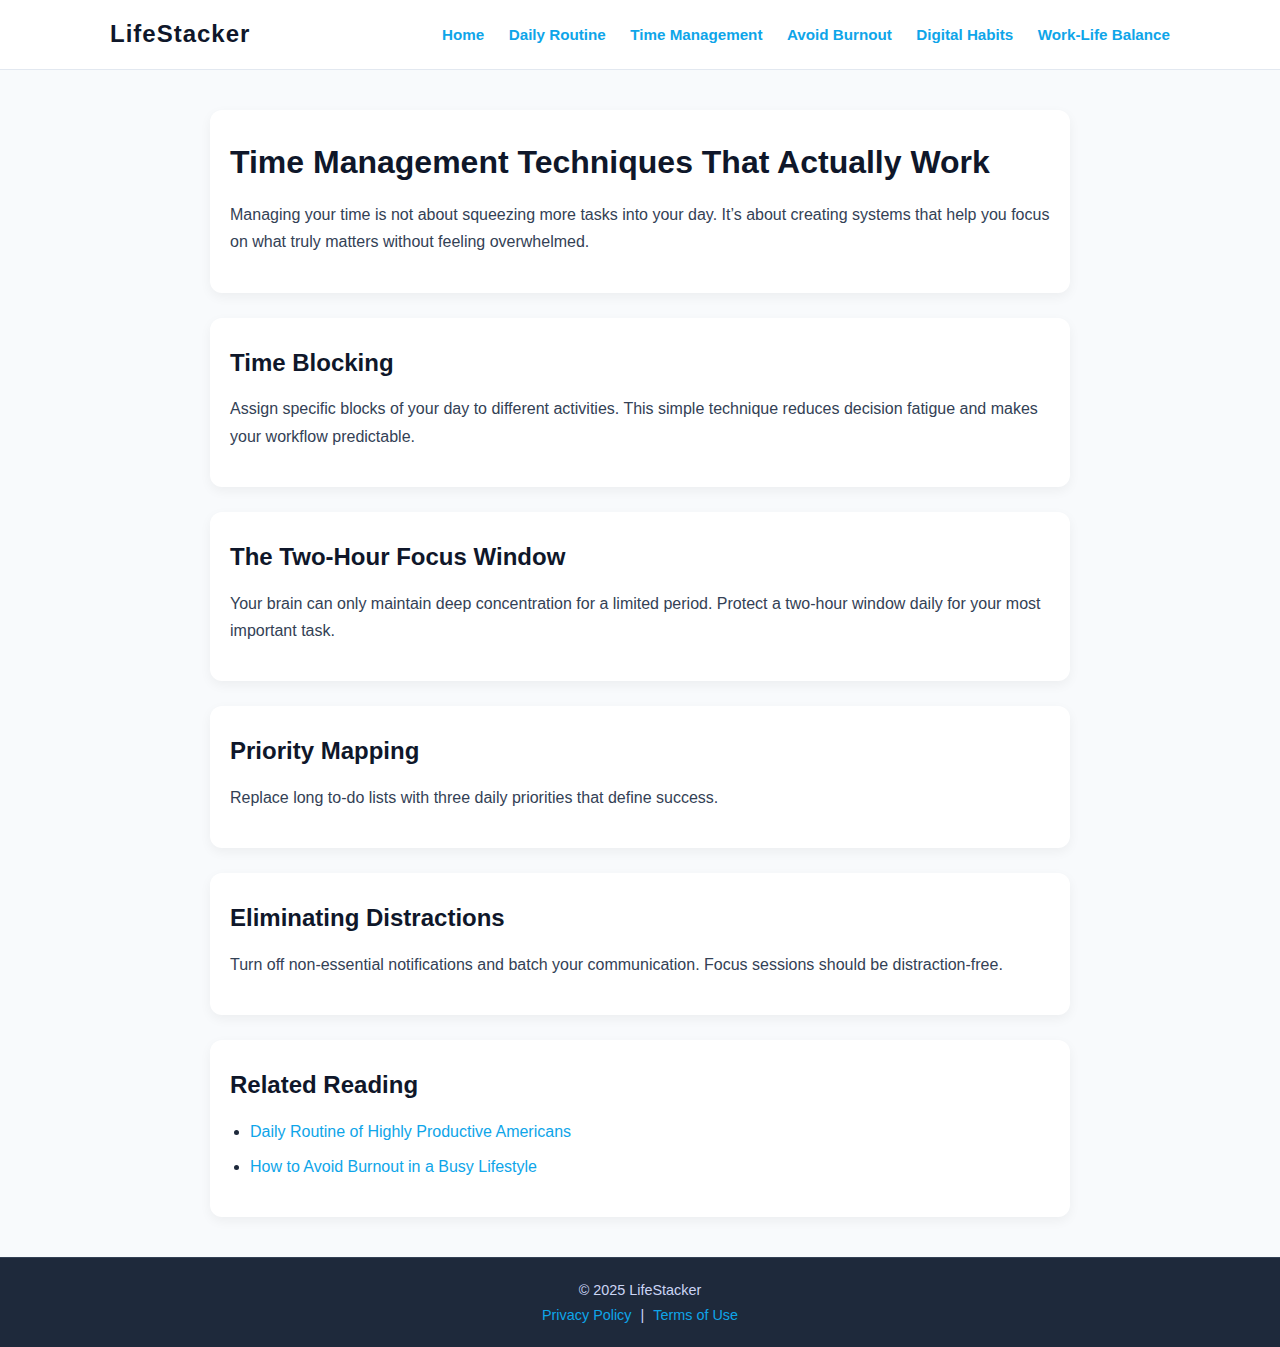
<file: time-management-techniques.html>
<!DOCTYPE html>
<html lang="en-US">
<head>
  <meta charset="UTF-8">
  <title>Time Management Techniques That Actually Work – LifeStacker</title>
  <meta name="description" content="Learn simple time management techniques used by productive Americans to stay focused, reduce stress, and finish important tasks.">
  <meta name="viewport" content="width=device-width, initial-scale=1.0">
  <link rel="stylesheet" href="style.css">
</head>

<body>

<header class="top-header">
  <div class="header-inner">
    <div class="logo">LifeStacker</div>
    <nav class="main-nav">
        <a href="index.html">Home</a>
      <a href="daily-routine-productive-americans.html">Daily Routine</a>
      <a href="time-management-techniques.html">Time Management</a>
      <a href="avoid-burnout.html">Avoid Burnout</a>
      <a href="healthy-digital-habits.html">Digital Habits</a>
      <a href="work-life-balance-tips.html">Work-Life Balance</a>
    </nav>
  </div>
</header>

<main class="container">

<section class="card">
  <h1>Time Management Techniques That Actually Work</h1>
  <p>
    Managing your time is not about squeezing more tasks into your day.
    It’s about creating systems that help you focus on what truly matters
    without feeling overwhelmed.
  </p>
</section>

<section class="card">
  <h2>Time Blocking</h2>
  <p>
    Assign specific blocks of your day to different activities. This simple
    technique reduces decision fatigue and makes your workflow predictable.
  </p>
</section>

<section class="card">
  <h2>The Two-Hour Focus Window</h2>
  <p>
    Your brain can only maintain deep concentration for a limited period.
    Protect a two-hour window daily for your most important task.
  </p>
</section>

<section class="card">
  <h2>Priority Mapping</h2>
  <p>
    Replace long to-do lists with three daily priorities that define success.
  </p>
</section>

<section class="card">
  <h2>Eliminating Distractions</h2>
  <p>
    Turn off non-essential notifications and batch your communication.
    Focus sessions should be distraction-free.
  </p>
</section>

<section class="card">
  <h2>Related Reading</h2>
  <ul>
    <li><a href="daily-routine-productive-americans.html">Daily Routine of Highly Productive Americans</a></li>
    <li><a href="avoid-burnout.html">How to Avoid Burnout in a Busy Lifestyle</a></li>
  </ul>
</section>

</main>

<footer>
  <p>© 2025 LifeStacker</p>
  <a href="privacy-policy.html">Privacy Policy</a> |
  <a href="terms-of-use.html">Terms of Use</a>
</footer>

</body>
</html>
</file>
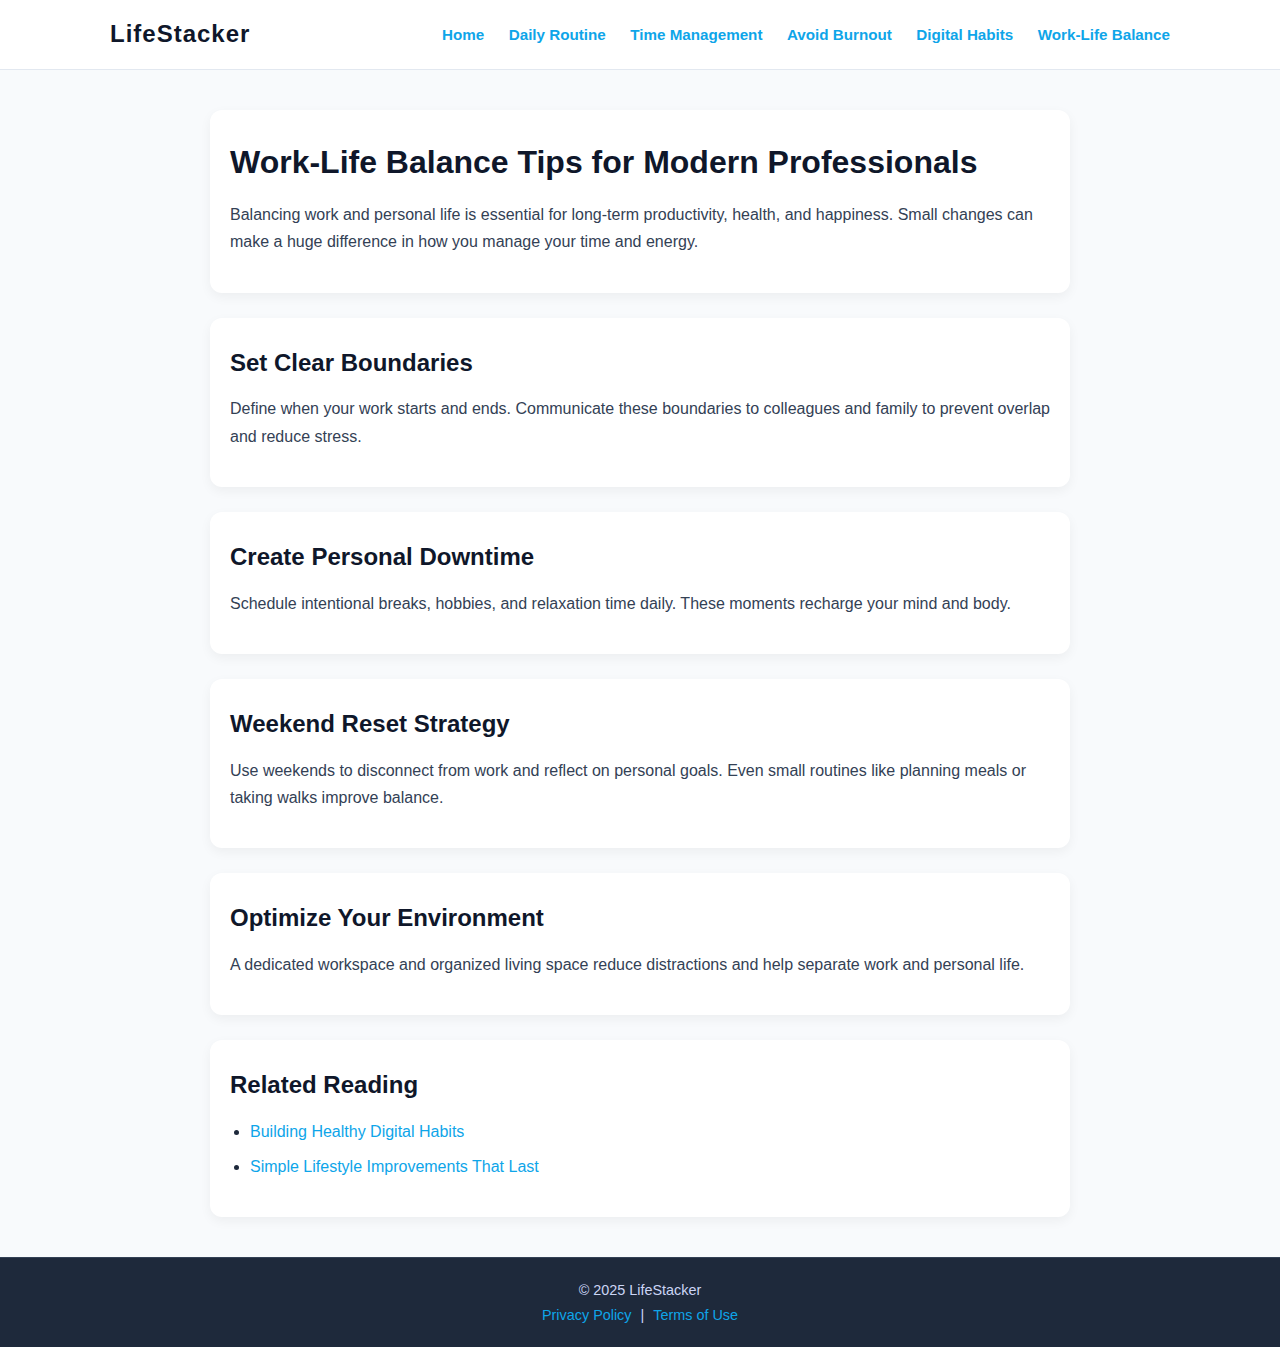
<file: work-life-balance-tips.html>
<!DOCTYPE html>
<html lang="en-US">
<head>
  <meta charset="UTF-8">
  <title>Work-Life Balance Tips for Modern Professionals – LifeStacker</title>
  <meta name="description" content="Learn actionable tips to achieve a healthier work-life balance, set boundaries, and protect your time and energy.">
  <meta name="viewport" content="width=device-width, initial-scale=1.0">
  <link rel="stylesheet" href="style.css">
</head>

<body>

<header class="top-header">
  <div class="header-inner">
    <div class="logo">LifeStacker</div>
    <nav class="main-nav">
        <a href="index.html">Home</a>
      <a href="daily-routine-productive-americans.html">Daily Routine</a>
      <a href="time-management-techniques.html">Time Management</a>
      <a href="avoid-burnout.html">Avoid Burnout</a>
      <a href="healthy-digital-habits.html">Digital Habits</a>
      <a href="work-life-balance-tips.html">Work-Life Balance</a>
    </nav>
  </div>
</header>

<main class="container">

<section class="card">
  <h1>Work-Life Balance Tips for Modern Professionals</h1>
  <p>
    Balancing work and personal life is essential for long-term productivity, health, and happiness.
    Small changes can make a huge difference in how you manage your time and energy.
  </p>
</section>

<section class="card">
  <h2>Set Clear Boundaries</h2>
  <p>
    Define when your work starts and ends. Communicate these boundaries to colleagues and family
    to prevent overlap and reduce stress.
  </p>
</section>

<section class="card">
  <h2>Create Personal Downtime</h2>
  <p>
    Schedule intentional breaks, hobbies, and relaxation time daily. These moments recharge your
    mind and body.
  </p>
</section>

<section class="card">
  <h2>Weekend Reset Strategy</h2>
  <p>
    Use weekends to disconnect from work and reflect on personal goals. Even small routines like
    planning meals or taking walks improve balance.
  </p>
</section>

<section class="card">
  <h2>Optimize Your Environment</h2>
  <p>
    A dedicated workspace and organized living space reduce distractions and help separate
    work and personal life.
  </p>
</section>

<section class="card">
  <h2>Related Reading</h2>
  <ul>
    <li><a href="healthy-digital-habits.html">Building Healthy Digital Habits</a></li>
    <li><a href="simple-lifestyle-improvements.html">Simple Lifestyle Improvements That Last</a></li>
  </ul>
</section>

</main>

<footer>
  <p>© 2025 LifeStacker</p>
  <a href="privacy-policy.html">Privacy Policy</a> |
  <a href="terms-of-use.html">Terms of Use</a>
</footer>

</body>
</html>
</file>
<file: style.css>
/* ===== Global Styles ===== */
* {
  margin: 0;
  padding: 0;
  box-sizing: border-box;
  font-family: 'Segoe UI', Tahoma, Geneva, Verdana, sans-serif;
}

body {
  background: #f8fafc;
  color: #1e293b;
  line-height: 1.7;
  font-size: 16px;
}

a {
  color: #0ea5e9;
  text-decoration: none;
  transition: all 0.3s ease;
}

a:hover {
  color: #0284c7;
  text-decoration: underline;
}

/* ===== Header ===== */
.top-header {
  background: #ffffff;
  border-bottom: 1px solid #e2e8f0;
  position: sticky;
  top: 0;
  z-index: 999;
}

.header-inner {
  max-width: 1100px;
  margin: auto;
  padding: 14px 20px;
  display: flex;
  align-items: center;
  justify-content: space-between;
}

.logo {
  font-weight: 800;
  font-size: 1.5rem;
  color: #0f172a;
  letter-spacing: 1px;
}

.main-nav a {
  margin-left: 20px;
  font-weight: 600;
  font-size: 0.95rem;
}

.main-nav a:hover {
  color: #0ea5e9;
}

/* Mobile Header */
@media(max-width:700px){
  .header-inner{
    flex-direction: column;
    text-align: center;
  }

  .main-nav{
    margin-top: 10px;
  }

  .main-nav a{
    margin: 6px 10px;
    display: inline-block;
    font-size: 0.9rem;
  }
}

/* ===== Container ===== */
.container {
  max-width: 900px;
  margin: 40px auto;
  padding: 0 20px;
}

/* ===== Hero Section (Optional on index) ===== */
.hero-alt {
  background: linear-gradient(135deg, #0f172a, #020617);
  padding: 80px 20px;
  text-align: center;
  color: #fff;
  border-radius: 10px;
  margin-bottom: 40px;
}

.hero-wrap {
  max-width: 720px;
  margin: auto;
}

.badge {
  display: inline-block;
  background: #0ea5e9;
  padding: 6px 14px;
  border-radius: 20px;
  font-size: 0.75rem;
  margin-bottom: 15px;
  color: #fff;
  letter-spacing: 0.5px;
}

.hero-alt h1 {
  font-size: 2.5rem;
  line-height: 1.2;
  margin-bottom: 20px;
}

.hero-alt p {
  font-size: 1.05rem;
  color: #cbd5f5;
  margin-bottom: 25px;
}

.hero-btn {
  background: #22c55e;
  color: #022c22;
  padding: 14px 32px;
  border-radius: 30px;
  font-weight: 700;
  font-size: 1rem;
  transition: all 0.3s ease;
}

.hero-btn:hover {
  background: #16a34a;
  color: #fff;
}

/* ===== Card Sections ===== */
.card {
  background: #ffffff;
  padding: 25px 20px;
  margin-bottom: 25px;
  border-radius: 12px;
  box-shadow: 0 4px 12px rgba(0,0,0,0.05);
  transition: transform 0.3s ease, box-shadow 0.3s ease;
}

.card:hover {
  transform: translateY(-4px);
  box-shadow: 0 8px 20px rgba(0,0,0,0.08);
}

.card h1, .card h2 {
  color: #0f172a;
  margin-bottom: 12px;
}

.card p {
  color: #334155;
  margin-bottom: 12px;
}

.card ul {
  margin-left: 20px;
  margin-bottom: 12px;
}

.card ul li {
  margin-bottom: 8px;
}

/* ===== Footer ===== */
footer {
  background: #1e293b;
  color: #cbd5f5;
  padding: 20px;
  text-align: center;
  font-size: 0.9rem;
  margin-top: 40px;
  border-top: 1px solid #334155;
}

footer a {
  color: #0ea5e9;
  margin: 0 5px;
}

footer a:hover {
  color: #0284c7;
}

/* ===== Responsive Typography ===== */
@media(max-width:600px){
  .hero-alt h1 { font-size: 2rem; }
  .hero-alt p { font-size: 0.95rem; }
  .hero-btn { padding: 12px 28px; font-size: 0.95rem; }
  .card { padding: 20px 15px; }
}
</file>
<file: home/style.css>
/* ===== Global Styles ===== */
* {
  margin: 0;
  padding: 0;
  box-sizing: border-box;
  font-family: 'Segoe UI', Tahoma, Geneva, Verdana, sans-serif;
}

body {
  background: #f8fafc;
  color: #1e293b;
  line-height: 1.7;
  font-size: 16px;
}

a {
  color: #0ea5e9;
  text-decoration: none;
  transition: all 0.3s ease;
}

a:hover {
  color: #0284c7;
  text-decoration: underline;
}

/* ===== Header ===== */
.top-header {
  background: #ffffff;
  border-bottom: 1px solid #e2e8f0;
  position: sticky;
  top: 0;
  z-index: 999;
}

.header-inner {
  max-width: 1100px;
  margin: auto;
  padding: 14px 20px;
  display: flex;
  align-items: center;
  justify-content: space-between;
}

.logo {
  font-weight: 800;
  font-size: 1.5rem;
  color: #0f172a;
  letter-spacing: 1px;
}

.main-nav a {
  margin-left: 20px;
  font-weight: 600;
  font-size: 0.95rem;
}

.main-nav a:hover {
  color: #0ea5e9;
}

/* Mobile Header */
@media(max-width:700px){
  .header-inner{
    flex-direction: column;
    text-align: center;
  }

  .main-nav{
    margin-top: 10px;
  }

  .main-nav a{
    margin: 6px 10px;
    display: inline-block;
    font-size: 0.9rem;
  }
}

/* ===== Container ===== */
.container {
  max-width: 900px;
  margin: 40px auto;
  padding: 0 20px;
}

/* ===== Hero Section (Optional on index) ===== */
.hero-alt {
  background: linear-gradient(135deg, #0f172a, #020617);
  padding: 80px 20px;
  text-align: center;
  color: #fff;
  border-radius: 10px;
  margin-bottom: 40px;
}

.hero-wrap {
  max-width: 720px;
  margin: auto;
}

.badge {
  display: inline-block;
  background: #0ea5e9;
  padding: 6px 14px;
  border-radius: 20px;
  font-size: 0.75rem;
  margin-bottom: 15px;
  color: #fff;
  letter-spacing: 0.5px;
}

.hero-alt h1 {
  font-size: 2.5rem;
  line-height: 1.2;
  margin-bottom: 20px;
}

.hero-alt p {
  font-size: 1.05rem;
  color: #cbd5f5;
  margin-bottom: 25px;
}

.hero-btn {
  background: #22c55e;
  color: #022c22;
  padding: 14px 32px;
  border-radius: 30px;
  font-weight: 700;
  font-size: 1rem;
  transition: all 0.3s ease;
}

.hero-btn:hover {
  background: #16a34a;
  color: #fff;
}

/* ===== Card Sections ===== */
.card {
  background: #ffffff;
  padding: 25px 20px;
  margin-bottom: 25px;
  border-radius: 12px;
  box-shadow: 0 4px 12px rgba(0,0,0,0.05);
  transition: transform 0.3s ease, box-shadow 0.3s ease;
}

.card:hover {
  transform: translateY(-4px);
  box-shadow: 0 8px 20px rgba(0,0,0,0.08);
}

.card h1, .card h2 {
  color: #0f172a;
  margin-bottom: 12px;
}

.card p {
  color: #334155;
  margin-bottom: 12px;
}

.card ul {
  margin-left: 20px;
  margin-bottom: 12px;
}

.card ul li {
  margin-bottom: 8px;
}

/* ===== Footer ===== */
footer {
  background: #1e293b;
  color: #cbd5f5;
  padding: 20px;
  text-align: center;
  font-size: 0.9rem;
  margin-top: 40px;
  border-top: 1px solid #334155;
}

footer a {
  color: #0ea5e9;
  margin: 0 5px;
}

footer a:hover {
  color: #0284c7;
}

/* ===== Responsive Typography ===== */
@media(max-width:600px){
  .hero-alt h1 { font-size: 2rem; }
  .hero-alt p { font-size: 0.95rem; }
  .hero-btn { padding: 12px 28px; font-size: 0.95rem; }
  .card { padding: 20px 15px; }
}
</file>
